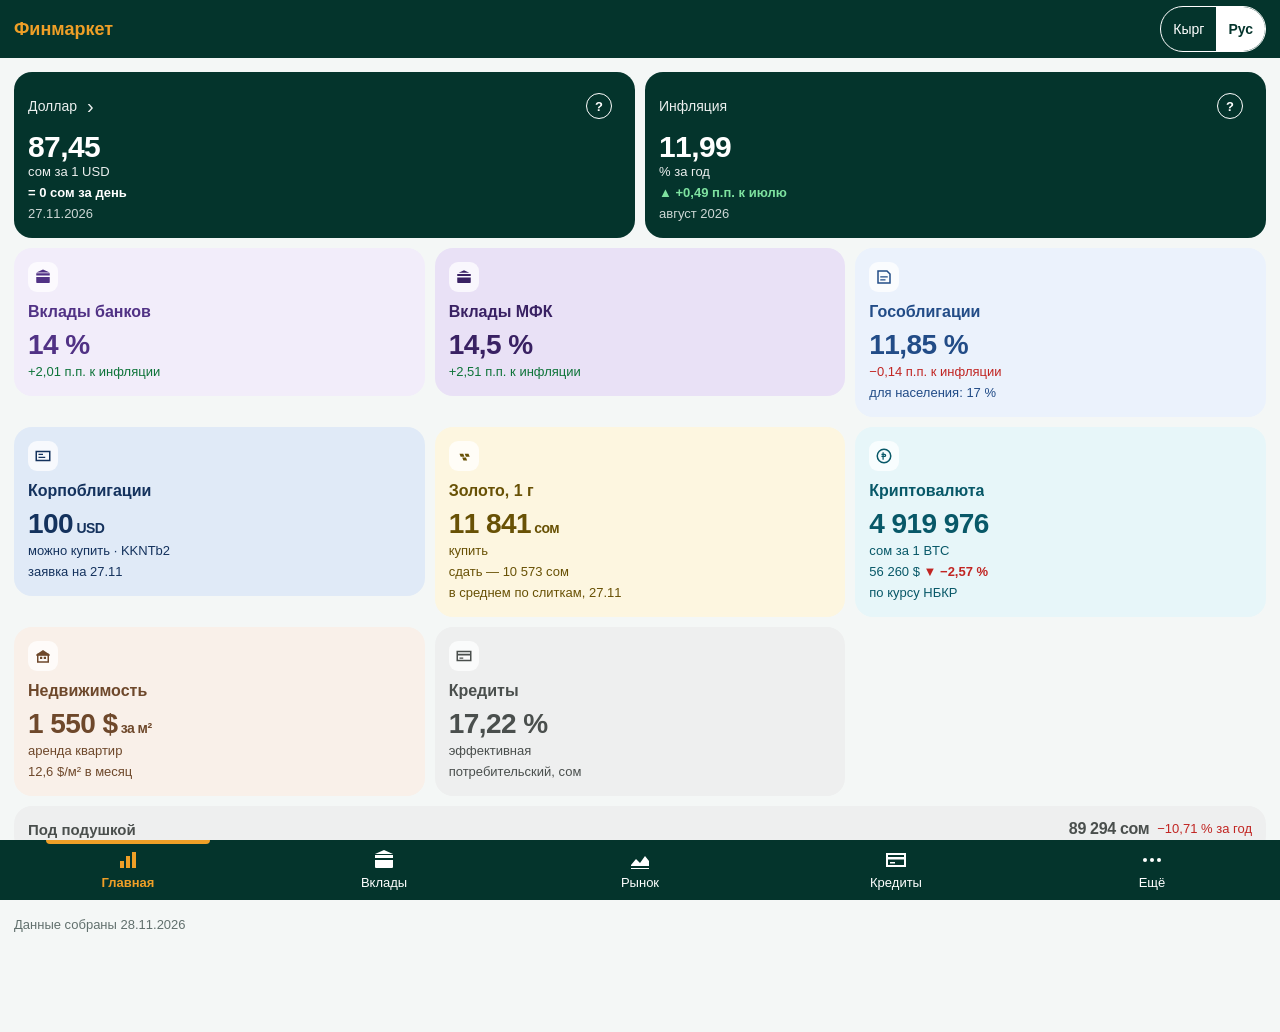
<file: finmarket/index.html>
<!DOCTYPE html>
<html lang="ru">
<head>
<meta charset="utf-8">
<meta name="viewport" content="width=device-width, initial-scale=1, viewport-fit=cover">
<meta name="color-scheme" content="light">
<meta name="description" content="Финмаркет — ставки и цены финансовых инструментов Кыргызской Республики из открытых источников">
<title>Финмаркет</title>
<meta name="theme-color" content="#04342C">
<link rel="manifest" href="manifest.webmanifest">
<link rel="icon" href="icon-192.png" type="image/png" sizes="192x192">
<link rel="apple-touch-icon" href="icon-192.png">
<link rel="stylesheet" href="app.css">
</head>
<body>

<!-- ШАПКА: название и язык (решение владельца 26.09.2026).
     «Кырг | Рус», по умолчанию русский. Кнопка «ключи» (номера строк
     таблицы перевода) скрыта: пять нажатий подряд на «Финмаркет». -->
<header class="shapka" data-bez-perevoda>
  <span class="shapka-imya" id="shapka-imya">Финмаркет</span>
  <span class="shapka-knopki">
    <button type="button" class="shapka-klyuchi" id="shapka-klyuchi" hidden>ключи</button>
    <span class="yaz-pereklyuchatel" role="group" aria-label="Язык / Тил">
      <button type="button" data-yaz="ky" lang="ky">Кырг</button><button type="button" data-yaz="ru">Рус</button>
    </span>
  </span>
</header>

<!-- ПОЛОСА «СЕТИ НЕТ». Показывается ТОЛЬКО когда data.json пришёл из кэша
     service worker'а. Старые цифры без этой полосы не показываются.
     Р-90 убрал с экрана оговорки — эту не убрал и убрать не может:
     она говорит не о том, откуда цифра, а о том, что цифра несегодняшняя.
     Это меняет решение человека, а не объясняет его. -->
<div id="ofline-polosa" class="ofline-polosa" role="status" hidden>
  <span class="ofline-znak" aria-hidden="true">&#9888;</span>
  <span class="ofline-text">
    <b id="ofline-glavnoe"></b>
    <span id="ofline-kogda" class="ofline-kogda"></span>
  </span>
</div>

<main id="scena">

<!-- ======================= ГЛАВНАЯ ======================= -->
<section id="vk-glavnaya" class="vkladka" aria-label="Главная">

  <!-- ДВЕ РАВНЫЕ ПЛАШКИ (Р-101). Инфляция больше не выделяется размером
       и цветом: она такая же величина, как курс, и ставить её на голову
       выше значило бы говорить, что сравнивать надо именно с ней.
       Человек сам решает, с чем сравнивать. -->
  <div class="plashki">
    <!-- Нажатие на плашку доллара — официальные курсы НБКР пяти валют
         (наряд 29.10.2026). «›» — знак, что плашка нажимается. -->
    <div class="plashka" id="g-usd-plashka">
      <div class="plashka-verh">
        <span class="plashka-imya" id="g-usd-imya">Доллар</span>
        <span class="plashka-dalshe" id="g-usd-dalshe" aria-hidden="true" hidden>&rsaquo;</span>
        <button type="button" class="vopros" data-razdel="metodika"
                aria-label="Пояснения к курсу: «Ещё», раздел «Методика»">?</button>
      </div>
      <div class="plashka-cifra" id="g-usd-znachenie">&mdash;</div>
      <div class="plashka-ed" id="g-usd-edinica"></div>
      <div class="plashka-dv" id="g-usd-dv"></div>
      <div class="plashka-dt" id="g-usd-data"></div>
    </div>
    <div class="plashka">
      <div class="plashka-verh">
        <span class="plashka-imya" id="g-inf-imya">Инфляция</span>
        <button type="button" class="vopros" data-razdel="metodika"
                aria-label="Пояснения к инфляции: «Ещё», раздел «Методика»">?</button>
      </div>
      <div class="plashka-cifra" id="g-inf-znachenie">&mdash;</div>
      <div class="plashka-ed" id="g-inf-edinica"></div>
      <div class="plashka-dv" id="g-inf-dv"></div>
      <div class="plashka-dt" id="g-inf-data"></div>
    </div>
  </div>

  <ul id="plitki" class="plitki"></ul>

  <!-- Канал в Telegram (наряд 04.11.2026): строка рисуется app.js,
       адрес — в одном месте, `КАНАЛ`. Место — внизу, под плиткой
       «Под подушкой» (решение владельца 04.11.2026). -->
  <div id="g-kanal-mesto" class="kanal-mesto"></div>

  <p class="podval-stroka" id="g-sformirovano"></p>
</section>

<!-- ======================= ВКЛАДЫ ======================= -->
<section id="vk-vklady" class="vkladka" aria-label="Вклады" hidden>

  <div class="chipy-ryad" id="chipy-valyuty" role="group" aria-label="Валюта вклада"></div>
  <div class="chipy-ryad" id="chipy-sroka" role="group" aria-label="Срок вклада"></div>

  <!-- Замечание тестировщика №3 (22.10.2026): «?» у ставки объясняет
       номинальную и эффективную. -->
  <div class="stavka-podpis"><span>Ставка, % годовых</span><button type="button" class="vopros js-stavka-vopros" aria-label="Что такое номинальная и эффективная ставка">?</button></div>
  <ul id="spisok-vkladov" class="spisok-vkladov"></ul>

  <!-- Р-115: пустое сочетание — прочерк. Почему пусто — в «Ещё»,
       раздел «Вклады банков»: рядом с цифрами пояснений нет. -->
  <div id="vkl-pusto" class="pusto" hidden>
    <p class="pusto-h">—</p>
  </div>

  <!-- Бессрочные вклады: срока нет вовсе, в корзины не попадают.
       Отдельным разделом внизу списка, а не вперемешку с ним. -->
  <section id="bessrochnye" class="razdel-vnizu" hidden>
    <div class="razdel-shapka">
      <h2 class="razdel-h">Бессрочные вклады</h2>
      <button type="button" class="vopros" data-razdel="deposit_bank"
              aria-label="Пояснения: «Ещё», раздел «Вклады банков»">?</button>
    </div>
    <ul id="bessrochnye-spisok" class="spisok-vkladov"></ul>
  </section>

  <p class="podval-stroka">
    <span id="vkl-svod"></span>
    <button type="button" class="vopros" data-razdel="deposit_bank"
            aria-label="Как собран список: «Ещё», раздел «Вклады банков»">?</button>
  </p>

  <!-- Вклады МФК — ОТДЕЛЬНЫМ разделом ниже банков, а не вперемешку
       с ними: это другой по природе и по риску инструмент, и складывать
       их в один список значило бы предлагать сравнивать несравнимое. -->
  <section id="mfo" class="razdel-vnizu">
    <h2 class="razdel-h">Вклады МФК</h2>
    <div class="stavka-podpis"><span>Ставка, % годовых</span><button type="button" class="vopros js-stavka-vopros" aria-label="Что такое номинальная и эффективная ставка">?</button></div>
    <ul id="mfo-spisok" class="spisok-vkladov"></ul>
    <p class="podval-stroka">
      <span id="mfo-svod"></span>
      <button type="button" class="vopros" data-razdel="deposit_mfo"
              aria-label="Пояснения: «Ещё», раздел «Вклады МФК»">?</button>
    </p>
  </section>
</section>

<!-- ======================= КРЕДИТЫ (Р-108) ======================= -->
<section id="vk-kredity" class="vkladka" aria-label="Кредиты" hidden>
  <div class="chipy-ryad" id="chipy-kred-valyuty" role="group" aria-label="Валюта кредита"></div>
  <div class="chipy-ryad" id="chipy-kred-vida" role="group" aria-label="Вид кредита"></div>
  <div class="razdel-shapka">
    <h2 class="razdel-h">Кредиты банков</h2>
    <button type="button" class="vopros" data-razdel="kredity"
            aria-label="Пояснения: «Ещё», раздел «Кредиты»">?</button>
  </div>
  <ul id="kred-spisok" class="spisok-vkladov"></ul>
  <div id="kred-pusto" class="pusto">
    <p class="pusto-h">—</p>
  </div>

  <!-- Кредиты МФК — ОТДЕЛЬНЫМ разделом ниже банков, как вклады МФК:
       другой по природе и по цене инструмент, в один список с банками
       его не кладут. -->
  <section id="kred-mfo" class="razdel-vnizu">
    <div class="razdel-shapka">
      <h2 class="razdel-h">Кредиты МФК</h2>
      <button type="button" class="vopros" data-razdel="kredity"
              aria-label="Пояснения: «Ещё», раздел «Кредиты»">?</button>
    </div>
    <ul id="kred-mfo-spisok" class="spisok-vkladov"></ul>
    <div id="kred-mfo-pusto" class="pusto">
      <p class="pusto-h">—</p>
    </div>
  </section>
</section>

<!-- ======================= РЫНОК ======================= -->
<section id="vk-rynok" class="vkladka" aria-label="Рынок" hidden>
  <div id="rynok"></div>
</section>

<!-- ======================= ЕЩЁ ======================= -->
<section id="vk-eshchjo" class="vkladka" aria-label="Ещё" hidden>
  <div id="eshchjo"></div>
</section>

</main>

<!-- ШТОРА. Одна на всё приложение: и карточка вклада, и любое «i».
     Выезжает снизу поверх экрана, экран под ней остаётся на месте —
     спуска по уровням больше нет (Р-91). Закрывает её «← Назад» в шапке:
     крестик многие не замечали (наряд 29.10.2026); системное «Назад»
     телефона закрывает её так же. -->
<div id="shtora-fon" class="shtora-fon" hidden></div>
<div id="shtora" class="shtora" role="dialog" aria-modal="true"
     aria-labelledby="shtora-zagolovok" hidden>
  <div class="shtora-ruchka" aria-hidden="true"></div>
  <div class="shtora-shapka">
    <button type="button" id="shtora-zakryt" class="shtora-zakryt"
            aria-label="Назад"><span class="shtora-strelka" aria-hidden="true">&larr;</span><span class="shtora-nazad">Назад</span></button>
    <h2 id="shtora-zagolovok" class="shtora-zagolovok"></h2>
  </div>
  <div id="shtora-telo" class="shtora-telo"></div>
</div>

<nav class="nizhnyaya" id="nizhnyaya" aria-label="Разделы приложения">
  <button type="button" class="vk-knopka" data-vkladka="vk-glavnaya" aria-current="page">
    <span class="vk-znak" aria-hidden="true">
      <svg viewBox="0 0 24 24" width="24" height="24"><path d="M4 13h4v7H4zM10 8h4v12h-4zM16 4h4v16h-4z"/></svg>
    </span>
    <span class="vk-imya">Главная</span>
  </button>
  <button type="button" class="vk-knopka" data-vkladka="vk-vklady">
    <span class="vk-znak" aria-hidden="true">
      <svg viewBox="0 0 24 24" width="24" height="24"><path d="M3 7h18v3H3zM3 12h18v7a1 1 0 0 1-1 1H4a1 1 0 0 1-1-1zM12 2l9 4H3z"/></svg>
    </span>
    <span class="vk-imya">Вклады</span>
  </button>
  <button type="button" class="vk-knopka" data-vkladka="vk-rynok">
    <span class="vk-znak" aria-hidden="true">
      <svg viewBox="0 0 24 24" width="24" height="24"><path d="M3 17l5-6 4 4 5-7 4 5v5H3z"/><path d="M3 20h18v1H3z"/></svg>
    </span>
    <span class="vk-imya">Рынок</span>
  </button>
  <button type="button" class="vk-knopka" data-vkladka="vk-kredity">
    <span class="vk-znak" aria-hidden="true">
      <svg viewBox="0 0 24 24" width="24" height="24"><path d="M3 6h18v12H3z" fill="none" stroke="currentColor" stroke-width="2"/><path d="M3 9h18v2.4H3zM6 14h5v1.6H6z"/></svg>
    </span>
    <span class="vk-imya">Кредиты</span>
  </button>
  <button type="button" class="vk-knopka" data-vkladka="vk-eshchjo">
    <span class="vk-znak" aria-hidden="true">
      <svg viewBox="0 0 24 24" width="24" height="24"><circle cx="5" cy="12" r="2"/><circle cx="12" cy="12" r="2"/><circle cx="19" cy="12" r="2"/></svg>
    </span>
    <span class="vk-imya">Ещё</span>
  </button>
</nav>

<noscript>
  <p class="pusto-text" style="padding:16px">
    Приложению нужен JavaScript: цифры читаются из файла data.json.
  </p>
</noscript>

<script>
/* Язык витрины (yazyk.js). скрыт: true — переключатель убран, только
 * русский: так будет, если владелец не подтвердит перевод к сроку. */
window.ЯЗЫК_НАСТРОЙКИ = { ключ: 'finmarket-yazyk', поУмолчанию: 'ru', ключи: false, скрыт: false };
</script>
<script src="yazyk.js"></script>
<script src="app.js"></script>
</body>
</html>
</file>
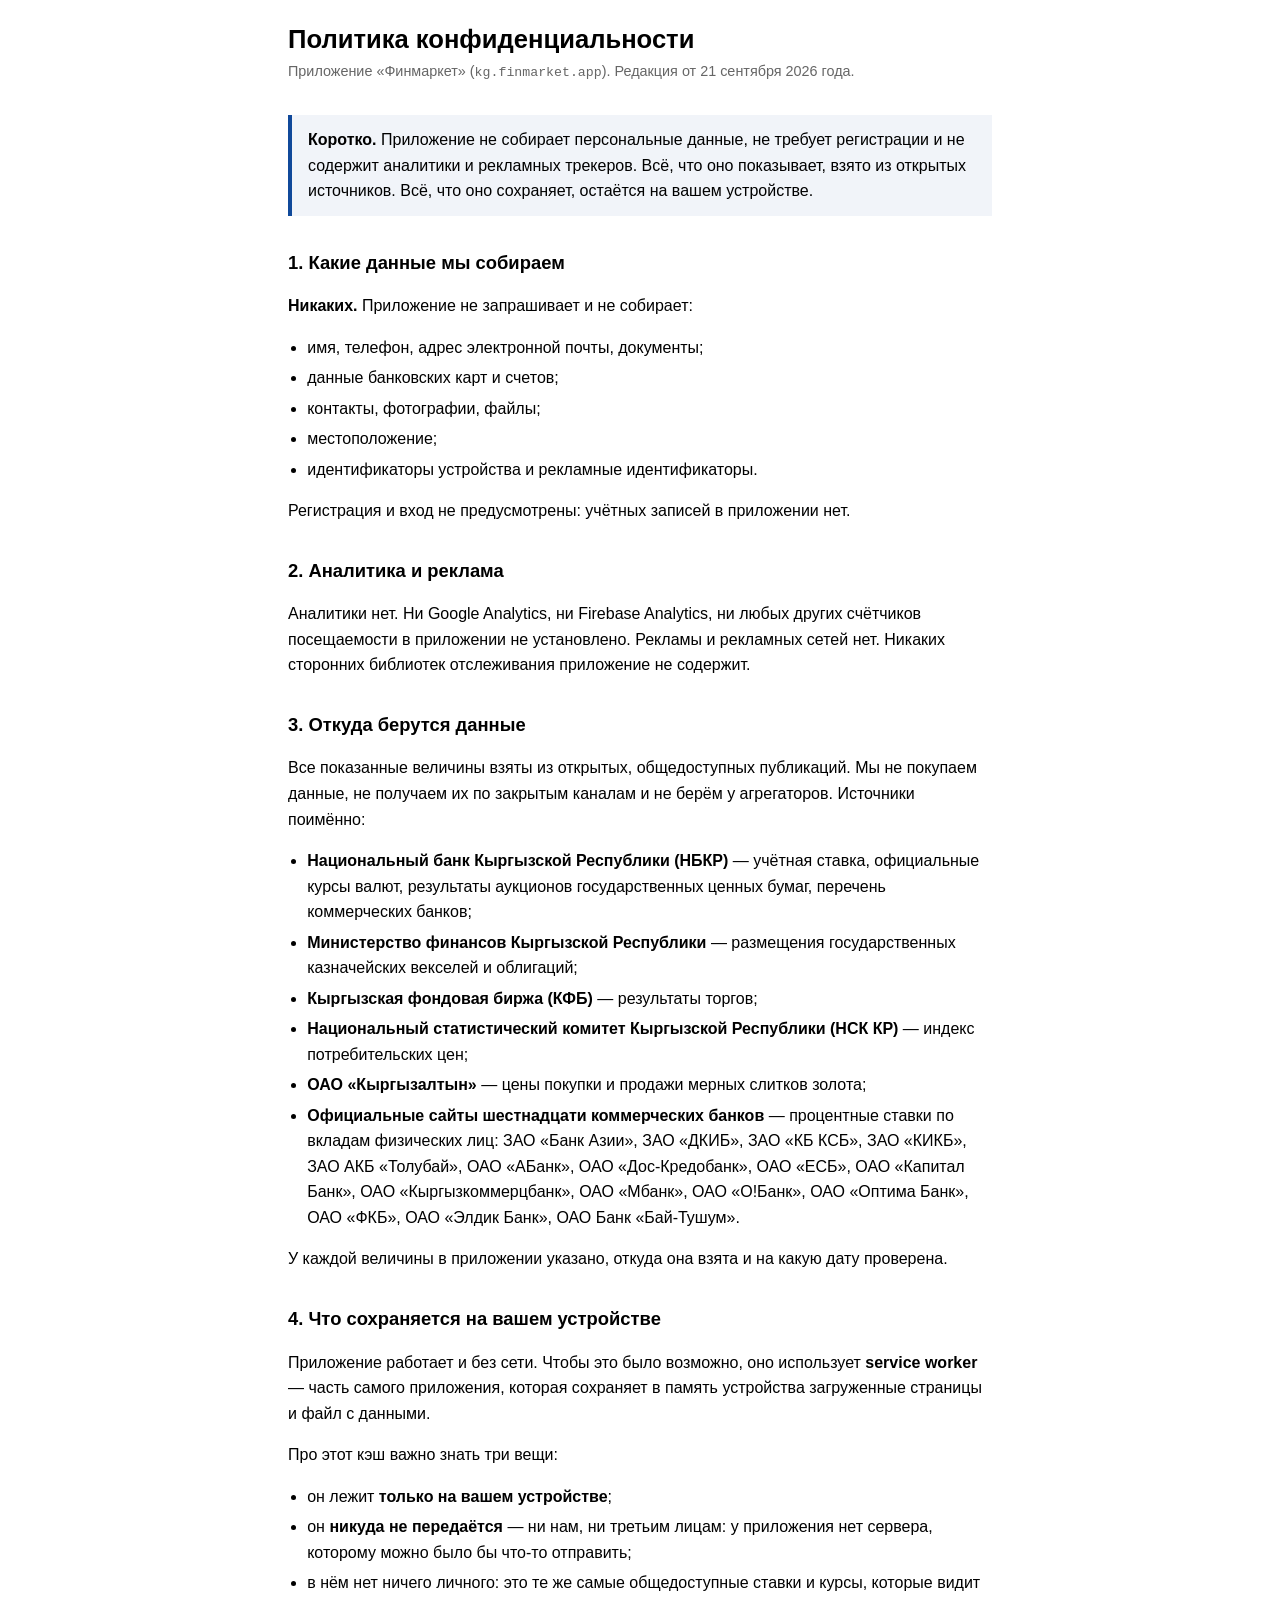
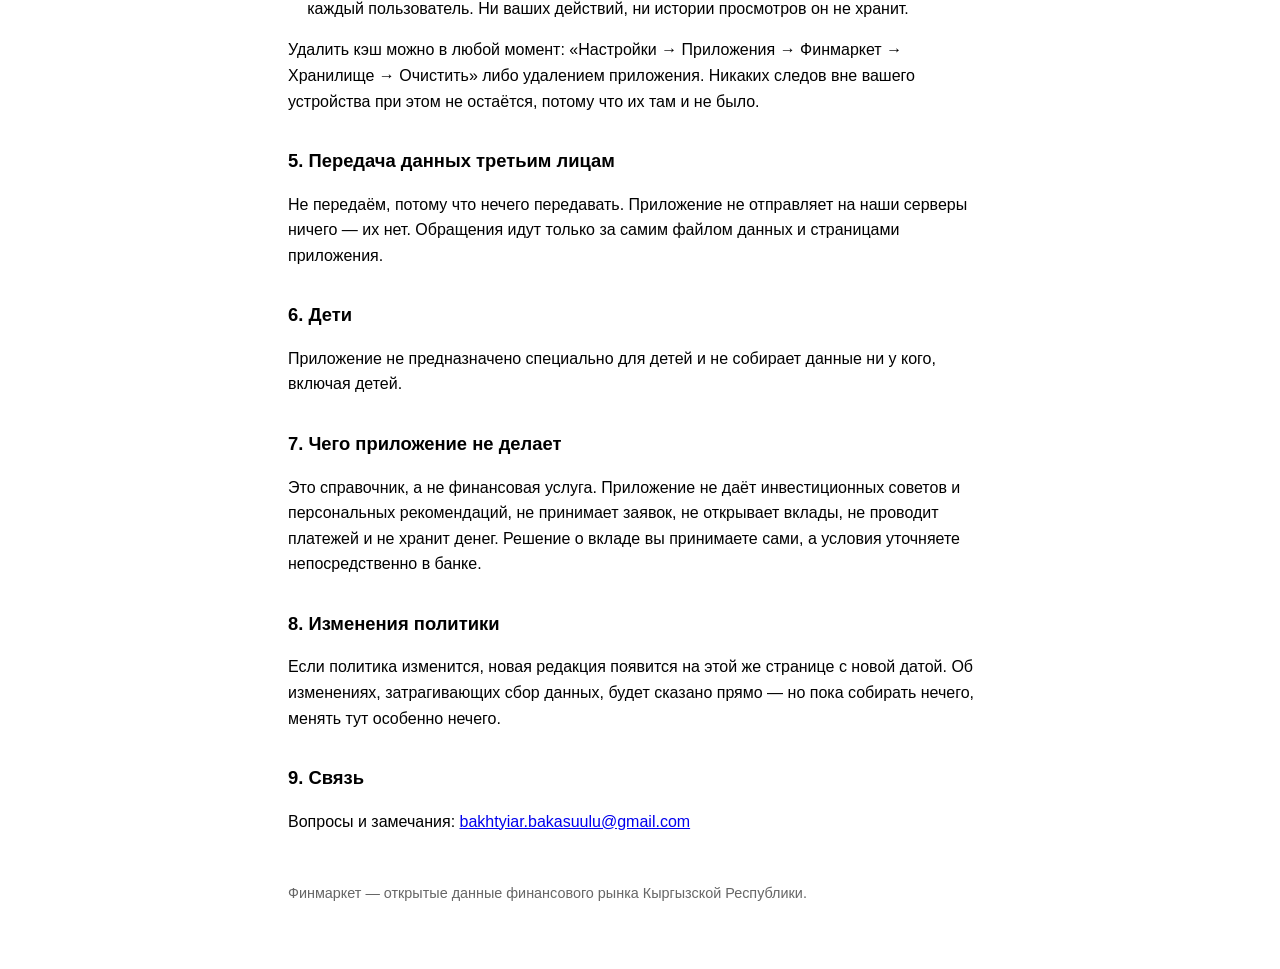
<file: privacy.html>
<!doctype html>
<html lang="ru">
<head>
<meta charset="utf-8">
<meta name="viewport" content="width=device-width, initial-scale=1">
<title>Политика конфиденциальности — Финмаркет</title>
<style>
  :root { color-scheme: light dark; }
  body {
    max-width: 44rem; margin: 0 auto; padding: 1.5rem 1.25rem 4rem;
    font: 16px/1.6 -apple-system, "Segoe UI", Roboto, Arial, sans-serif;
  }
  h1 { font-size: 1.6rem; line-height: 1.25; margin: 0 0 .25rem; }
  h2 { font-size: 1.15rem; margin: 2rem 0 .5rem; }
  .podzag { color: #666; margin: 0 0 2rem; font-size: .9rem; }
  ul { padding-left: 1.2rem; }
  li { margin: .3rem 0; }
  .glavnoe {
    border-left: 4px solid #10499A; padding: .75rem 1rem;
    background: rgba(16,73,154,.06); margin: 1.5rem 0;
  }
  code { font-size: .92em; }
  footer { margin-top: 3rem; color: #666; font-size: .9rem; }
</style>
</head>
<body>

<h1>Политика конфиденциальности</h1>
<p class="podzag">Приложение «Финмаркет» (<code>kg.finmarket.app</code>). Редакция от 21 сентября 2026 года.</p>

<div class="glavnoe">
  <strong>Коротко.</strong> Приложение не собирает персональные данные,
  не требует регистрации и не содержит аналитики и рекламных трекеров.
  Всё, что оно показывает, взято из открытых источников. Всё, что оно
  сохраняет, остаётся на вашем устройстве.
</div>

<h2>1. Какие данные мы собираем</h2>
<p><strong>Никаких.</strong> Приложение не запрашивает и не собирает:</p>
<ul>
  <li>имя, телефон, адрес электронной почты, документы;</li>
  <li>данные банковских карт и счетов;</li>
  <li>контакты, фотографии, файлы;</li>
  <li>местоположение;</li>
  <li>идентификаторы устройства и рекламные идентификаторы.</li>
</ul>
<p>Регистрация и вход не предусмотрены: учётных записей в приложении нет.</p>

<h2>2. Аналитика и реклама</h2>
<p>
  Аналитики нет. Ни Google Analytics, ни Firebase Analytics, ни любых
  других счётчиков посещаемости в приложении не установлено. Рекламы
  и рекламных сетей нет. Никаких сторонних библиотек отслеживания
  приложение не содержит.
</p>

<h2>3. Откуда берутся данные</h2>
<p>
  Все показанные величины взяты из открытых, общедоступных публикаций.
  Мы не покупаем данные, не получаем их по закрытым каналам и не берём
  у агрегаторов. Источники поимённо:
</p>
<ul>
  <li><strong>Национальный банк Кыргызской Республики (НБКР)</strong> —
      учётная ставка, официальные курсы валют, результаты аукционов
      государственных ценных бумаг, перечень коммерческих банков;</li>
  <li><strong>Министерство финансов Кыргызской Республики</strong> —
      размещения государственных казначейских векселей и облигаций;</li>
  <li><strong>Кыргызская фондовая биржа (КФБ)</strong> —
      результаты торгов;</li>
  <li><strong>Национальный статистический комитет Кыргызской Республики
      (НСК КР)</strong> — индекс потребительских цен;</li>
  <li><strong>ОАО «Кыргызалтын»</strong> — цены покупки и продажи
      мерных слитков золота;</li>
  <li><strong>Официальные сайты шестнадцати коммерческих банков</strong> —
      процентные ставки по вкладам физических лиц:
      ЗАО «Банк Азии», ЗАО «ДКИБ», ЗАО «КБ КСБ», ЗАО «КИКБ»,
      ЗАО АКБ «Толубай», ОАО «АБанк», ОАО «Дос-Кредобанк», ОАО «ЕСБ»,
      ОАО «Капитал Банк», ОАО «Кыргызкоммерцбанк», ОАО «Мбанк»,
      ОАО «О!Банк», ОАО «Оптима Банк», ОАО «ФКБ», ОАО «Элдик Банк»,
      ОАО Банк «Бай-Тушум».</li>
</ul>
<p>
  У каждой величины в приложении указано, откуда она взята и на какую
  дату проверена.
</p>

<h2>4. Что сохраняется на вашем устройстве</h2>
<p>
  Приложение работает и без сети. Чтобы это было возможно, оно использует
  <strong>service worker</strong> — часть самого приложения, которая
  сохраняет в память устройства загруженные страницы и файл с данными.
</p>
<p>Про этот кэш важно знать три вещи:</p>
<ul>
  <li>он лежит <strong>только на вашем устройстве</strong>;</li>
  <li>он <strong>никуда не передаётся</strong> — ни нам, ни третьим
      лицам: у приложения нет сервера, которому можно было бы что-то
      отправить;</li>
  <li>в нём нет ничего личного: это те же самые общедоступные ставки
      и курсы, которые видит каждый пользователь. Ни ваших действий,
      ни истории просмотров он не хранит.</li>
</ul>
<p>
  Удалить кэш можно в любой момент: «Настройки → Приложения → Финмаркет →
  Хранилище → Очистить» либо удалением приложения. Никаких следов вне
  вашего устройства при этом не остаётся, потому что их там и не было.
</p>

<h2>5. Передача данных третьим лицам</h2>
<p>
  Не передаём, потому что нечего передавать. Приложение не отправляет
  на наши серверы ничего — их нет. Обращения идут только за самим
  файлом данных и страницами приложения.
</p>

<h2>6. Дети</h2>
<p>
  Приложение не предназначено специально для детей и не собирает данные
  ни у кого, включая детей.
</p>

<h2>7. Чего приложение не делает</h2>
<p>
  Это справочник, а не финансовая услуга. Приложение не даёт
  инвестиционных советов и персональных рекомендаций, не принимает
  заявок, не открывает вклады, не проводит платежей и не хранит денег.
  Решение о вкладе вы принимаете сами, а условия уточняете
  непосредственно в банке.
</p>

<h2>8. Изменения политики</h2>
<p>
  Если политика изменится, новая редакция появится на этой же странице
  с новой датой. Об изменениях, затрагивающих сбор данных, будет сказано
  прямо — но пока собирать нечего, менять тут особенно нечего.
</p>

<h2>9. Связь</h2>
<p>
  Вопросы и замечания:
  <a href="mailto:bakhtyiar.bakasuulu@gmail.com">bakhtyiar.bakasuulu@gmail.com</a>
</p>

<footer>
  Финмаркет — открытые данные финансового рынка Кыргызской Республики.
</footer>

</body>
</html>
</file>
<file: finmarket/app.css>
/* app.css — витрина «Финмаркет».
 *
 * ВНЕШНИЙ ВИД ЗАДАН РЕШЕНИЕМ Р-92: основной цвет фиолетовый, фон светлый,
 * углы скруглённые, цифры крупные. Тёмно-синего с золотом нет нигде —
 * это цвета соседнего проекта, и две иконки рядом в ящике приложений
 * различались бы только формой.
 *
 * КРАСНЫЙ И ЗЕЛЁНЫЙ ЗАНЯТЫ (Р-61). Ими красится ТОЛЬКО движение и потеря:
 * рост, падение, обесценивание. Ни заголовок, ни кнопка, ни рамка не имеют
 * права взять этот цвет — иначе зелёная рамка вокруг чего угодно начнёт
 * читаться как «выгодно».
 *
 * Цвет нигде не единственный носитель смысла: у стрелки есть знак и число,
 * у выбранного чипа — aria-pressed и жирность. Примерно каждый двенадцатый
 * мужчина не различает красный и зелёный.
 */

:root {
  /* ЦВЕТ РАМКИ — #04342C (Р-106, решение владельца 24.09.2026).
     Заменил фиолетовый Р-92. Рамка — это то, во что вставлены данные:
     строка состояния, заставка, плашки сверху, выбранная вкладка,
     выбранный чип. Золото в рамке не используется — золотой на экране
     принадлежит классу «Золото».
     Тёмно-зелёный рамки НЕ смешивается с зелёным движения (--rost):
     светлота рамки 0,11 — ниже порога, с которого цвет читается как
     «зелёный — вверх», и сторож цвета это проверяет.
     Нейтральные серые, бывшие лавандовыми, подобраны заново с тем же
     контрастом к белому, до сотых: читаемость не изменилась. */
  /* ФИРМЕННЫЙ ЦВЕТ — ОДНА ПЕРЕМЕННАЯ (решение владельца 24.09.2026).
     Из неё берут плашки доллара и инфляции, нижняя панель, выбранный
     чип, рамка фокуса. Владелец ещё выбирает между тёмно-зелёным
     и оранжевым: смена — ОДНА СТРОКА ниже (цвет и текст на нём вместе).
     На тёмно-зелёном текст белый (13,7:1); на оранжевом белый не
     проходит 4,5:1 — там текст тёмный #171d1c, в той же строке.
     Вычислять текст из светлоты фона (lch(from …)) не стали: браузер
     отдаёт такое значение как lch(100 0 0), и сторож контраста
     test_zalivki.js его не читает — падал 24.09.2026.
     Строку состояния и заставку красит не этот файл: meta theme-color
     в index.html и twa-manifest (пересборка приложения). */
  --firma: #04342C;  --na-firme: #ffffff;   /* ← ВЫБОР ФИРМЕННОГО ЦВЕТА */
  --ramka:         var(--firma);
  --zoloto:        #EF9F27;   /* цвет иконки Р-105: выбранная вкладка */
  /* Движение НА фирменном тёмном фоне (плашки): зелёный и красный
     светлые, иначе на #04342C они не видны (--rost там 1,6:1).
     #7ee2a0 — 8,7:1, #ffa89f — 7,4:1. Смысл тот же (Р-61). */
  --rost-na-firme:    #7ee2a0;
  --padenie-na-firme: #ffa89f;
  --ramka-tjomn:   #022019;
  --fon:           #f4f7f6;
  --karta:         #ffffff;
  --tekst:         #171d1c;
  --tih:           #61706d;
  /* «Очень тихий» держал 3,17:1 — ниже нормы 4,5 для мелкого текста:
     срок вклада «1 год», даты на «Рынке». Так было и до Р-113, нашёл
     сторож test_zalivki.js. Прошедший норму серый светлее «тихого» быть
     не может — они почти слились (5,32 против 5,19 на белом). Иерархию
     подписей теперь держат размер и вес, а не светлота. */
  --ochen-tih:     #606e6c;
  --liniya:        #e2e7e6;

  /* Заняты движением и потерями. Больше ничем. */
  /* Цвета движения ТЕМНЕЕ прежних (#12823f, #c62828): на цветных
     заливках Р-113 они не держали 4,5:1 — зелёный давал 3,9 на МФК.
     Взяты самые СВЕТЛЫЕ из проходящих на всех заливках: зелёный темнее
     нужного подходил бы к тёмно-зелёному рамки, а их смешивать нельзя
     (Р-106). Смысл цвета не меняется — меняется только светлота. */
  --rost:          #0e7439;
  --padenie:       #c12522;
  /* Нейтральная пара — плашки курса и инфляции и «Под подушкой» (Р-113):
     это точка отсчёта, а не класс вложений, и цвета у них нет. */
  --neytral-zalivka: #eeefef;
  --neytral-ton:     #4a4f4d;
  --neytral-cifra:   #222524;

  --radius:        18px;
  --radius-mal:    12px;
  /* Высота нижней панели. Замерена НА ТЕЛЕФОНЕ: 61 пиксель при подписях
     в 13 точек. Стояло 60 — ровно на один меньше, и последняя строка
     страницы упиралась в панель вплотную. На подставленном размере
     этого не видно: там панель ниже. */
  --nizhnyaya-h:   64px;
}

* { box-sizing: border-box; }

/* Атрибут `hidden` обязан прятать ЧТО УГОДНО.
 *
 * Правило браузера `[hidden]{display:none}` — самое слабое из всех:
 * любой `display` по классу его перебивает. Полоса «сети нет» объявлена
 * как `display:flex`, и при живой сети она висела вверху экрана пустой
 * жёлтой строкой — с восклицательным знаком и без единого слова, потому
 * что текст в неё кладут только при показе из кэша. Полоса, которая врёт
 * про офлайн, хуже отсутствующей полосы.
 *
 * Сюда же попадают пустые блоки списка и штора: их прячет тот же атрибут. */
[hidden] { display: none !important; }

html { -webkit-text-size-adjust: 100%; }

body {
  margin: 0;
  background: var(--fon);
  color: var(--tekst);
  font: 16px/1.45 -apple-system, BlinkMacSystemFont, "Segoe UI", Roboto,
        "Helvetica Neue", Arial, sans-serif;
  /* Плюс запас: панель может подрасти от крупного системного шрифта,
     а последняя строка страницы не должна прятаться под неё. */
  padding-bottom: calc(var(--nizhnyaya-h) + 14px + env(safe-area-inset-bottom, 0px));
}

/* Цифры выравниваются по разрядам: 11,5 под 6,0, а не вразнобой. */
.cifra-ogromno, .plitka-cifra, .vkl-stavka, .rynok-cifra, .kurs-cifra {
  font-variant-numeric: tabular-nums;
  letter-spacing: -0.02em;
}

/* ------------------------------------------------ шапка: название и язык
   Фирменный тёмно-зелёный, как панель вкладок: белое на #04342C — 13,7:1.
   Выбранный язык — белая заливка и тёмно-зелёная надпись (тот же контраст);
   золото не берётся: оно у выбранной вкладки внизу. Кнопки 44x44. */

.shapka {
  display: flex; align-items: center; justify-content: space-between; gap: 8px;
  padding: 6px 14px;
  background: var(--firma); color: var(--na-firme);
}
/* «Финмаркет» — жёлтым, цветом иконки Р-105 (#EF9F27, решение владельца
   08.10.2026). На фоне шапки #04342C — 6,3:1. */
.shapka-imya {
  color: var(--zoloto);
  font-weight: 700; font-size: 18px;
  -webkit-user-select: none; user-select: none;
  -webkit-tap-highlight-color: transparent;
}
.shapka-knopki { display: flex; align-items: center; gap: 8px; }
.yaz-pereklyuchatel {
  display: flex;
  border: 1px solid var(--na-firme); border-radius: 999px; overflow: hidden;
}
.yaz-pereklyuchatel button, .shapka-klyuchi {
  min-width: 44px; min-height: 44px; padding: 0 12px;
  border: 0; background: transparent; color: var(--na-firme);
  font: inherit; font-size: 14px; cursor: pointer;
}
.yaz-pereklyuchatel button[aria-pressed="true"] {
  background: var(--na-firme); color: var(--firma); font-weight: 700;
}
.shapka-klyuchi { border: 1px dashed var(--na-firme); border-radius: 999px; }
.shapka-klyuchi[aria-pressed="true"] { border-style: solid; font-weight: 700; }

/* Кыргызский длиннее русского («Банктардын депозиттери»): названия
   плиток, строки рынка и строка изменения на плашке переносятся, а не
   обрезаются многоточием — обрезанное название не читается. */
html[lang="ky"] .plitka-imya,
html[lang="ky"] .rynok-podpis,
html[lang="ky"] .plashka-dv,
html[lang="ky"] .plashka-dv .dvizh { white-space: normal; overflow: visible; }

/* ------------------------------------------------ полоса «сети нет» */

.ofline-polosa {
  display: flex; gap: 8px; align-items: flex-start;
  padding: 10px 14px;
  background: #fff4e0; color: #6b4a10;
  border-bottom: 1px solid #f0d9ad;
  font-size: 14px;
}
.ofline-znak { font-size: 16px; line-height: 1.3; }
.ofline-kogda { display: block; color: #8a6a2e; font-size: 13px; }

/* ------------------------------------------------ вкладки-экраны */

.vkladka { padding: 14px 14px 20px; }
.vkladka[hidden] { display: none; }

/* ------------------------------------------- главная: две плашки (Р-101)

   Обе одного размера и одного спокойного цвета. Инфляция стояла на
   фиолетовой плашке вдвое крупнее курса — и это читалось как указание,
   с чем сравнивать. Правила, какая величина главнее, у нас нет: с чем
   сравнивать, решает человек. */

/* minmax(0, 1fr), а не 1fr. Просто 1fr — это minmax(auto, 1fr): колонка
   не сжимается уже самого длинного неразрывного слова внутри. Длинное
   имя плитки («Аренда помещений») распирало правую колонку, и она
   вылезала за край экрана — на снимке без правой кромки. */
.plashki { display: grid; grid-template-columns: repeat(2, minmax(0, 1fr)); gap: 10px; }

/* ЗАЛИТЫ ОБЕ, И ЗАЛИТЫ ОДИНАКОВО.
   Курс и инфляция — те две величины, от которых считается всё остальное
   на экране, и заливка это подчёркивает. Но подчёркивает ОБЕ: разная
   заливка вернула бы то, от чего ушли, — указание, с чем сравнивать.
   Порядок теперь доллар слева, инфляция справа: доллар в Кыргызстане
   смотрят чаще, и первым читается то, что левее. */
/* Плашки — ФИРМЕННЫЙ ЦВЕТ ВЕРХНЕЙ ПОЛОСЫ, цифры и подписи белые
   (решение владельца 24.09.2026; серый Р-113 снят). Белое на #04342C —
   13,7:1. Движение на плашке — светлыми зелёным и красным. */
.plashka {
  background: var(--firma);
  color: var(--na-firme);
  border-radius: var(--radius);
  padding: 12px 14px 14px;
  min-width: 0;
}
.plashka-verh {
  display: flex; align-items: center; justify-content: space-between;
  gap: 4px; margin-bottom: 2px;
}
.plashka-imya {
  font-size: 14px; opacity: .92;
  overflow: hidden; text-overflow: ellipsis; white-space: nowrap;
}
.plashka-cifra {
  color: var(--na-firme);
  font-size: 30px; font-weight: 700; line-height: 1.1;
  white-space: nowrap;
  font-variant-numeric: tabular-nums; letter-spacing: -0.02em;
}
.plashka-ed { font-size: 13px; opacity: .92; }
.plashka-dt { font-size: 13px; opacity: .8; margin-top: 2px; }
/* Р-118: строка изменения — под единицей, над датой, одной строкой. */
.plashka-dv { font-size: 13px; font-weight: 600; margin-top: 2px; white-space: nowrap; }
.plashka .vopros { color: var(--na-firme); }
.plashka .vopros::before { background: transparent; border-color: currentColor; }
.plashka .dvizh.vyshe { color: var(--rost-na-firme); }
.plashka .dvizh.nizhe { color: var(--padenie-na-firme); }
/* Плашка доллара нажимается — шторка курсов НБКР (наряд 29.10.2026).
   «›» рядом с именем — знак этого; «?» остаётся справа. */
.plashka.nazhimaetsya { cursor: pointer; }
.plashka.nazhimaetsya:focus { outline: none; }
.plashka.nazhimaetsya:focus-visible { outline: 2px solid var(--zoloto); outline-offset: 2px; }
.plashka-dalshe { font-size: 20px; line-height: 1; margin: 0 auto 0 6px; opacity: .92; }
.plashka-dalshe[hidden] { display: none; }
/* Шторка курсов: строка на валюту, изменение за день справа. */
.kursy-spisok { list-style: none; padding: 0 !important; margin: 0 0 12px !important; }
.kurs-ryad {
  display: flex; align-items: baseline; justify-content: space-between; gap: 10px;
  padding: 10px 0; border-bottom: 1px solid var(--liniya); font-size: 16px !important;
  margin: 0 !important;
}
.kurs-chto { flex: 1 1 auto; }
.kurs-cifra { white-space: nowrap; }

/* ------------------------------------------------ плитки */

.plitki {
  list-style: none; margin: 10px 0 0; padding: 0;
  display: grid; grid-template-columns: repeat(2, minmax(0, 1fr)); gap: 10px;
}
.plitka {
  min-width: 0;
  background: var(--karta);
  border-radius: var(--radius);
  padding: 14px;
  display: flex; flex-direction: column; gap: 2px;
  text-align: left; width: 100%;
  border: 0; font: inherit; color: inherit;
  cursor: pointer;
}
/* Ячейка сетки — сам <li>. Без min-width: 0 она не сжимается уже
   своего содержимого, как и колонка с 1fr. */
.plitki > li { min-width: 0; }
/* ЗНАЧОК НАД НАЗВАНИЕМ (решение владельца 23.09.2026). Рядом со
   значком под имя оставалось 95 px на телефоне шириной 360 — и шесть
   имён из девяти обрезались многоточием. Над ним — вся ширина плитки. */
.plitka-verh {
  display: flex; flex-direction: column; align-items: flex-start;
  gap: 8px; min-width: 0;
}
/* Цвет значка приходит из данных, поэтому здесь задан только запасной:
   класс без назначенного цвета получит цвет рамки, а не пустоту. */
.plitka-znak {
  width: 30px; height: 30px; border-radius: 9px;
  background: var(--neytral-zalivka); color: var(--neytral-ton);
  display: flex; align-items: center; justify-content: center; flex: none;
}
.plitka-znak svg { width: 18px; height: 18px; fill: currentColor; }
/* Название класса — ТЁМНОЕ И КРУПНОЕ (Р-101). Было серым и мелким:
   цвет и вес уходили цифре, а название читалось как подпись к ней.
   Цвет несёт значок слева, у каждого класса свой. */
.plitka-imya {
  font-size: 16px; font-weight: 600; color: var(--tekst);
  overflow: hidden; text-overflow: ellipsis; white-space: nowrap;
  min-width: 0; max-width: 100%;
}

/* «ПОД ПОДУШКОЙ» — ТОЧКА ОТСЧЁТА, а не девятая плитка. Полоса на всю
   ширину под сеткой. Не залита, как вложения, а обведена: это то,
   с чем их сравнивают, и стоять с ними наравне оно не должно.
   Слева значок и имя, под ними подпись; справа цифра. */
.plitki > li.plitka-otschjot { grid-column: 1 / -1; }
/* «ПОД ПОДУШКОЙ» — МАЛЕНЬКАЯ ПОЛОСА В ОДНУ СТРОКУ (Р-107): название
   слева, сумма и потеря справа. Была высокой — значок над именем
   и крупная цифра делали её выше плиток. */
.plitka.plitka-otschjot {
  flex-direction: row; align-items: center; gap: 8px;
  padding: 10px 14px;
  /* Полоса — кнопка (за ней «i»), и зона нажатия у неё не меньше 44 px.
     В одну строку она вышла 42 px — сторож экрана поймал. 48, а не 44:
     не стоять на пороге (Р-73). */
  min-height: 48px;
}
.plitka-otschjot .plitka-znak { display: none; }
.plitka-otschjot .plitka-verh { flex: 1 1 auto; min-width: 0; }
/* На 360 px имени «Под подушкой» не хватало ОДНОГО пикселя (112 нужно,
   111 было) — браузер рисовал «Под подушк…». Сумма 16 px и промежутки 8
   дали ровно 112 из 112: многоточие ушло, но запаса ноль. Полоса по
   решению владельца «маленькая», поэтому и имя в ней мельче плиток. */
.plitka-otschjot .plitka-cifra { font-size: 16px; margin-top: 0; flex: none; }
.plitka-otschjot .plitka-imya { font-size: 15px; }
.plitka-otschjot .plitka-stroka { flex: none; white-space: nowrap; }

/* Единица мелко рядом с крупным числом («1 519 $ за м²»). */
.plitka-ed { font-size: 14px; font-weight: 600; }

/* ЦВЕТНАЯ ЗАЛИВКА (Р-113): плитка залита светлым своего класса, имя,
   цифра и подпись — тёмным того же тона. Подписи движения (выше/ниже
   инфляции) остаются зелёной и красной: это движение, а не класс (Р-61).
   Контраст выверен расчётом на каждой заливке: текст — не ниже 7:1,
   подписи движения — не ниже 4,6:1; проверяет test_zalivki.js. */
.plitka.okrasheno { background: var(--zalivka, var(--karta)); }
.plitka.okrasheno .plitka-imya,
.plitka.okrasheno .plitka-cifra { color: var(--ton); }
.plitka.okrasheno .plitka-stroka:not(.vyshe):not(.nizhe) { color: var(--ton); }
/* Прочерк — знак, а не текст: ему хватает и приглушённого тона. */
.plitka.okrasheno .plitka-cifra-net { color: var(--ton); opacity: .55; }
.plitka.okrasheno .plitka-znak { background: rgba(255,255,255,.72); color: var(--ton); }
.plitka-cifra { font-size: 28px; font-weight: 700; line-height: 1.15; margin-top: 4px;
                white-space: nowrap; }
.plitka-cifra-net { color: var(--ochen-tih); font-weight: 600; }
.plitka-stroka { font-size: 13px; color: var(--tih); }
.plitka-stroka.vyshe { color: var(--rost); }
.plitka-stroka.nizhe { color: var(--padenie); }

/* ------------------------------------------------ чипы */

.chipy-ryad {
  display: flex; gap: 8px; overflow-x: auto; padding: 2px 0 8px;
  -webkit-overflow-scrolling: touch;
}
.chipy-ryad::-webkit-scrollbar { display: none; }
.chip {
  flex: none;
  border: 1px solid var(--liniya);
  background: var(--karta);
  color: var(--tekst);
  border-radius: 999px;
  /* 44 на 44 — не пожелание, а нижняя граница попадания пальцем.
     Чип «$» был 38x36: по ширине мимо на шесть пикселей, по высоте
     на восемь. Промах по валюте меняет весь список под ним. */
  min-width: 44px; min-height: 44px;
  padding: 0 16px;
  font: inherit; font-size: 14px;
  cursor: pointer;
}
.chip[aria-pressed="true"] {
  background: var(--ramka); border-color: var(--ramka);
  color: var(--na-firme); font-weight: 600;
}

/* ------------------------------------------------ список вкладов */

.spisok-vkladov { list-style: none; margin: 4px 0 0; padding: 0; }
.vkl-stroka {
  display: flex; align-items: center; gap: 12px;
  width: 100%; text-align: left;
  background: var(--karta);
  border: 0; border-radius: var(--radius-mal);
  padding: 10px 12px; margin-bottom: 8px;
  font: inherit; color: inherit; cursor: pointer;
}
/* Кружок банка (Р-89): внутри логотип, если он есть в приложении,
   иначе монограмма. Фон белый — логотипы нарисованы под белое. */
.kruzhok {
  width: 42px; height: 42px; border-radius: 50%;
  flex: none; overflow: hidden;
  display: flex; align-items: center; justify-content: center;
  background: #fff; border: 1px solid var(--liniya);
}
.kruzhok img { max-width: 84%; max-height: 84%; display: block; }
.kruzhok.monogramma { color: #fff; font-weight: 700; font-size: 15px; border: 0; }
.vkl-seredina { flex: 1 1 auto; min-width: 0; }
/* Названия инструментов крупнее (решение владельца 23.09.2026: «на
   телефоне мелко»). Было 15 и 13 px. Перенос запрещён и тут, и ниже:
   имя банка на две строки раздувает строку списка вдвое, и соседние
   ставки перестают стоять вровень. Не влезло — многоточие, полное
   имя в карточке. */
.vkl-bank {
  font-size: 17px; font-weight: 600;
  overflow: hidden; text-overflow: ellipsis; white-space: nowrap;
}
.vkl-vklad {
  font-size: 15px; color: var(--tih);
  overflow: hidden; text-overflow: ellipsis; white-space: nowrap;
}
/* Кредит вне рейтинга — имя целиком (24.09.2026): пометка «у автоцентров-
   партнёров банка» в названии и есть причина отдельного блока. */
.vkl-vklad.celikom { white-space: normal; overflow: visible; }
.vkl-stroka.kred .vkl-bank { font-size: 16px; }
.vkl-stroka.kred .vkl-stavka { font-size: 20px; }
.metka-islam.metka-pered { margin: 0 6px 0 0; }
/* Заголовок блока внутри списка кредитов: «Льготные программы» и др. */
.kred-blok-h {
  list-style: none; font-size: 15px; font-weight: 600; color: var(--tekst);
  margin: 18px 4px 8px;
}
.vkl-pravo { flex: none; text-align: right; }
.vkl-stavka { font-size: 22px; font-weight: 700; }
.vkl-stavka-net { font-size: 15px; color: var(--ochen-tih); }
.vkl-srok { font-size: 14px; color: var(--ochen-tih); white-space: nowrap; }
.metka-islam {
  display: inline-block; margin-left: 6px; vertical-align: 1px;
  font-size: 13px; font-weight: 600;
  /* Нейтральная, а не светлым тоном рамки: тот зеленоватый (тон 163°),
     и метка в строке вклада давала бы зелёный фон у данных — Р-113
     запрещает. Нашёл сторож test_zalivki.js. */
  color: var(--neytral-ton); background: var(--neytral-zalivka);
  border-radius: 6px; padding: 1px 5px;
}

/* ------------------------------------------------ рынок */

.rynok-blok {
  background: var(--karta); border-radius: var(--radius);
  padding: 14px; margin-bottom: 10px;
}
.rynok-shapka { display: flex; align-items: center; justify-content: space-between; }
/* Шапка раздела «Рынка» — полосой заливки его класса во всю ширину
   блока, текст — тёмным того же тона (Р-113). */
.rynok-blok.okrasheno { padding-top: 0; overflow: hidden; }
.rynok-blok.okrasheno .rynok-shapka {
  background: var(--zalivka); margin: 0 -14px 6px; padding: 4px 4px 4px 14px;
}
.rynok-blok.okrasheno .rynok-imya,
.rynok-blok.okrasheno .rynok-shapka .vopros { color: var(--ton); }
.rynok-imya { font-size: 17px; font-weight: 600; margin: 0; }
/* СТРОКА «РЫНКА» В ДВА ЯРУСА. Было в один: подпись, движение, цифра
   и дата стояли рядом, и на подпись оставалось около 36 px — «Слиток
   100 г» уходил на две строки ещё ДО увеличения шрифта, а «Слиток
   31,1035 г (тройская унция)» — на четыре.
   Теперь сверху то, ради чего смотрят: что и сколько. Снизу мельче —
   движение под именем, дата под цифрой. */
.rynok-ryad {
  display: grid; grid-template-columns: minmax(0, 1fr) auto;
  column-gap: 12px; row-gap: 2px; align-items: baseline;
  padding: 9px 0; border-bottom: 1px solid var(--liniya);
}
.rynok-ryad:last-child { border-bottom: 0; }
/* Подпись ужимается многоточием, цифра — никогда: перенос внутри
   «250 389,5 с» превращает одно число в два, и глаз читает их как разные. */
.rynok-podpis {
  grid-column: 1; grid-row: 1;
  font-size: 16px; color: var(--tekst);
  overflow: hidden; text-overflow: ellipsis; white-space: nowrap;
}
.rynok-cifra { grid-column: 2; grid-row: 1; font-size: 20px; font-weight: 700;
               white-space: nowrap; text-align: right; }
.rynok-cifra-net { font-size: 15px; color: var(--ochen-tih); font-weight: 400; }
.rynok-ryad .dvizh { grid-column: 1; grid-row: 2; justify-self: start; }
.rynok-dt { grid-column: 2; grid-row: 2; text-align: right;
            font-size: 13px; color: var(--ochen-tih); white-space: nowrap; }
/* Имя продавца над его рядами. Появляется, только когда продавцов
   больше одного: при одном он обещал бы сравнение, которого нет.
   Первая строка блока не отбивается сверху — иначе под шапкой
   «Золото» повисает лишняя щель. */
.rynok-podzagolovok {
  font-size: 14px; font-weight: 700; color: var(--tih);
  letter-spacing: .02em; padding: 12px 0 4px;
}
.rynok-podzagolovok:first-of-type { padding-top: 6px; }
/* Слиток на «Рынке»: имя и дата, под ними три строки — продажа, выкуп,
   разница (владелец, 26.09.2026). */
.zoloto-poyasnenie { font-size: 13px; color: var(--tih); margin: 4px 0 2px; }
/* Строки продавца: потеря на входе и «цена продажи не менялась с …». */
.zoloto-prodavec-stroka { font-size: 14px; color: var(--tekst); margin: 2px 0; }
.zoloto-zastyla { color: var(--tih); }
.zoloto-slitok { padding: 8px 0 4px; border-bottom: 1px solid var(--liniya); }
.zoloto-slitok:last-child { border-bottom: 0; }
.zoloto-slitok-shapka { display: flex; justify-content: space-between; align-items: baseline; gap: 12px; }
.zoloto-slitok-imya { font-size: 16px; font-weight: 600; }
.zoloto-slitok .rynok-ryad { padding: 4px 0; border-bottom: 0; }
.zoloto-slitok .rynok-podpis { font-size: 15px; color: var(--tih); }
.zoloto-slitok .rynok-cifra { font-size: 18px; }
/* Выкуп одного продавца дороже продажи другого — редкое событие, рамка
   фирменного цвета. Не красный и не зелёный: это не движение (Р-61). */
.zoloto-slitok.vygoda { border: 2px solid var(--firma); border-radius: var(--radius-mal);
                        padding: 8px 10px; margin: 8px 0; }
.zoloto-vygoda-h { margin: 6px 0 2px; font-weight: 700; color: var(--firma); }
.zoloto-vygoda-t { margin: 0; font-size: 14px; }
/* Облигации на «Рынке» по бумагам (А.1). Устаревшая сделка — серым. */
.obl-bumaga { padding: 8px 0; border-bottom: 1px solid var(--liniya); }
.obl-bumaga:last-child { border-bottom: 0; }
.obl-imya { font-size: 16px; font-weight: 600; margin-bottom: 2px; }
.obl-bumaga .rynok-ryad { border-bottom: 0; padding: 4px 0; }
.obl-stroka { font-size: 14px; margin: 4px 0; }
.obl-zayavka { font-weight: 600; }
.obl-bumaga.ustarela .rynok-podpis, .obl-bumaga.ustarela .rynok-cifra,
.obl-bumaga.ustarela .rynok-dt { color: var(--tih); }
.dvizh { font-size: 13px; font-weight: 600; white-space: nowrap; flex: none; }
.dvizh.vyshe { color: var(--rost); }
.dvizh.nizhe { color: var(--padenie); }
/* Нейтральное движение (цены золота): направление — стрелкой и знаком,
   цвет — обычный тёмный текст (владелец, 26.09.2026, рядом с Р-61). */
.dvizh.neytral { color: var(--neytral-ton); }

/* ------------------------------------------------ ещё */

.eshchjo-punkt {
  display: flex; align-items: center; justify-content: space-between;
  width: 100%; text-align: left;
  background: var(--karta); border: 0; border-radius: var(--radius-mal);
  padding: 14px; margin-bottom: 8px;
  font: inherit; color: inherit; cursor: pointer;
}
.eshchjo-strelka { color: var(--ochen-tih); }
a.eshchjo-punkt { text-decoration: none; }
/* Канал в Telegram (наряд 04.11.2026): строка как пункт «Ещё»; на Главной —
   под плашками. Значок колокольчика — украшение, смысл несёт текст. */
.kanal-mesto { margin: 4px 0 0; }
/* Главная: мелкая зелёная строка под «Под подушкой» (владелец, 04.11.2026,
   вечер). Нажимается вся строка, касание ≥ 44 px. Цвет --firma #04342C на
   фоне --fon #f4f7f6 — 12,71:1 (норма для мелкого текста 4,5:1). */
.kanal-melko {
  display: flex; align-items: center; gap: 6px; width: 100%; min-height: 44px;
  font-size: 13px; font-weight: 600; color: var(--firma); text-decoration: none;
}
.kanal-melko-tekst { text-decoration: underline; text-underline-offset: 2px; }
.kanal-znak-m, .kanal-strelka-m { flex: none; line-height: 1; }
.kanal-tekst { display: flex; align-items: center; gap: 10px; min-width: 0; font-weight: 600; }
.kanal-znak { font-size: 20px; line-height: 1; flex: none; }
/* Р-121: карточка «Что нового» на главной — как пункт «Ещё», под плашками. */
.chto-novoe { margin: 12px 0 4px; min-height: 48px; }
.chto-novoe[hidden] { display: none; }
.chto-novoe-tekst { display: flex; flex-direction: column; gap: 2px; min-width: 0; }
.chto-novoe-h { font-weight: 600; font-size: 16px; }
.chto-novoe-svod { font-size: 13px; color: var(--tih); }
.novoe-ryad { display: flex; justify-content: space-between; gap: 10px; padding: 6px 0;
  border-bottom: 1px solid var(--liniya); font-size: 15px; }
.novoe-ryad:last-child { border-bottom: 0; }
.novoe-chto { min-width: 0; }
/* «Цена продажи: 24.09 → 25.09» — что за цифры справа и за какие даты. */
.novoe-mera { display: block; font-size: 13px; color: var(--tih); white-space: normal; margin-bottom: 1px; }
.novoe-daty { white-space: nowrap; }
.novoe-cifry { text-align: right; white-space: nowrap; }
/* Калькулятор в карточке (25.09.2026): кнопка, поле суммы, итог. */
/* Мелкая строка плитки — цена BTC в долларах (25.09.2026). */
.plitka-stroka.melko { font-size: 13px; }
/* Строка «Рынка», которую можно нажать (розничный выпуск, 25.09.2026). */
.rynok-ryad-knopka { width: 100%; border: 0; background: none; font: inherit; color: inherit;
  text-align: left; cursor: pointer; padding: 0; min-height: 44px; }
.kalk { margin: 14px 0 4px; }
.kalk-knopka { min-height: 48px; padding: 0 22px; border-radius: 24px; border: 0;
  background: var(--firma); color: var(--na-firme); font: inherit; font-weight: 600; cursor: pointer; }
.kalk-metka { display: block; font-size: 14px; color: var(--tih); margin-bottom: 10px; }
.kalk-pole { display: block; width: 100%; box-sizing: border-box; margin-top: 6px;
  min-height: 48px; padding: 0 12px; font: inherit; font-size: 18px;
  border: 1px solid var(--liniya); border-radius: var(--radius-mal); background: var(--karta); color: var(--tekst); }
.kalk-forma[hidden] { display: none; }
.kalk-obshchiy { margin-top: 12px; }
.kalk-flag { display: flex; align-items: center; gap: 8px; min-height: 44px; color: var(--tekst); }
.kalk-flag input { width: 22px; height: 22px; }

/* ------------------------------------------------ Р-127: итог калькулятора и таблица
   Упрощение (владелец, 26.09.2026): три крупные строки итога, график —
   под кнопкой, одной простой таблицей без полос. */
.kalk-rezultat { margin-top: 10px; }
.kalk-itog { margin: 8px 0; }
.kalk-itog-stroka { display: flex; justify-content: space-between; align-items: baseline;
                    gap: 12px; padding: 8px 0; border-bottom: 1px solid var(--liniya); }
.kalk-itog-stroka:last-child { border-bottom: 0; }
.kalk-itog-imya { font-size: 16px; color: var(--tih); }
.kalk-itog-znach { font-size: 22px; font-weight: 700; text-align: right; }
.kalk-grafik-knopka { min-height: 44px; padding: 0 18px; margin-top: 8px; border-radius: 22px;
                      border: 1px solid var(--firma); background: var(--karta); color: var(--firma);
                      font: inherit; font-size: 15px; cursor: pointer; }
.kalk-grafik { margin-top: 10px; }
.kalk-tablica-obyortka { max-height: 420px; overflow-y: auto; }
.kalk-tablica { width: 100%; border-collapse: collapse; font-size: 14px;
                font-variant-numeric: tabular-nums; }
.kalk-tablica th { text-align: right; font-weight: 600; color: var(--tih); padding: 6px 4px;
                   border-bottom: 1px solid var(--liniya); position: sticky; top: 0; background: var(--karta); }
.kalk-tablica td { text-align: right; padding: 6px 4px; border-bottom: 1px solid var(--liniya); }
.kalk-tablica th:first-child, .kalk-tablica td:first-child { text-align: left; }

/* ------------------------------------------------ золото: продажа и выкуп — плашками
   Владелец, 26.09.2026, вечер (Р-129, уточнение): продажа — светло-синий
   фон, тёмно-синий текст; выкуп — светло-жёлтый фон, тёмно-коричневый
   текст. Подпись, число и стрелка — внутри плашки, одним цветом.
   Контраст текста на плашке: продажа 9,6:1, выкуп 9:1. Не зелёный
   и не красный (Р-61). Так на «Рынке» и в «что нового». */
:root {
  --prodazha-fon: #e2edfb; --prodazha-tekst: #0f3a6b;
  --vykup-fon: #fdf1c0;    --vykup-tekst: #5a3a00;
}
.zoloto-slitok .rynok-ryad.zoloto-plashka { border-radius: var(--radius-mal); padding: 6px 10px; margin: 4px 0; }
.zoloto-plashka.prodazha { background: var(--prodazha-fon); }
.zoloto-plashka.vykup { background: var(--vykup-fon); }
.zoloto-plashka.prodazha, .zoloto-plashka.prodazha .rynok-podpis, .zoloto-plashka.prodazha .rynok-cifra,
.zoloto-plashka.prodazha .dvizh, .zoloto-plashka.prodazha .zoloto-plashka-imya { color: var(--prodazha-tekst); }
.zoloto-plashka.vykup, .zoloto-plashka.vykup .rynok-podpis, .zoloto-plashka.vykup .rynok-cifra,
.zoloto-plashka.vykup .dvizh, .zoloto-plashka.vykup .zoloto-plashka-imya { color: var(--vykup-tekst); }
.zoloto-slitok .zoloto-plashka .rynok-podpis { font-weight: 600; }
/* «за 1 г — …» в плашке — цветом текста плашки: серый на цветном фоне давал 4,50:1. */
.zoloto-plashka.prodazha .rynok-dt { color: var(--prodazha-tekst); }
.zoloto-plashka.vykup .rynok-dt { color: var(--vykup-tekst); }
/* «Что нового»: слиток — один блок, две плашки под заголовком. */
.novoe-slitok { padding: 8px 0; border-bottom: 1px solid var(--liniya); }
.novoe-slitok:last-child { border-bottom: 0; }
.novoe-slitok-shapka { display: flex; justify-content: space-between; align-items: baseline; gap: 10px;
                       margin-bottom: 4px; }
.novoe-slitok-imya { font-weight: 600; }
.novoe-slitok .zoloto-plashka { display: flex; flex-wrap: wrap; align-items: baseline; gap: 4px 10px;
                                border-radius: var(--radius-mal); padding: 6px 10px; margin: 4px 0; }
.zoloto-plashka-imya { font-weight: 700; min-width: 64px; }
.zoloto-plashka-cifra { flex: 1; text-align: right; white-space: nowrap; }
.novoe-slitok .zoloto-plashka .dvizh { margin-left: auto; }

/* ------------------------------------------------ значок «i» */

/* «?» (Р-115, было «i» по Р-90): всё, что не цифра, живёт во вкладке
   «Ещё», и значок ведёт в нужный её раздел. Он не должен выглядеть
   предупреждением: это не тревога, это «подробнее». */
/* Кружок «i» РИСУЕТСЯ маленьким, а НАЖИМАЕТСЯ большим.
 *
 * Значок в 44 пикселя выглядел бы кнопкой и спорил бы с цифрой рядом —
 * а Р-90 как раз о том, чтобы на экране главной была цифра. Но зона
 * в 24 пикселя — это промах пальцем, и промах именно по той кнопке,
 * за которой спрятана вся честность приложения.
 *
 * Поэтому кнопка занимает 44 на 44 и прозрачна, а видимый кружок
 * нарисован подложкой под буквой. Глазами — 24, пальцем — 44. */
.vopros {
  position: relative; isolation: isolate;
  flex: none;
  width: 44px; height: 44px;
  border: 0; background: none;
  color: var(--tih); font: inherit; font-size: 13px; font-weight: 700;
  line-height: 1; cursor: pointer;
  display: inline-flex; align-items: center; justify-content: center;
}
.vopros::before {
  content: ''; position: absolute; z-index: -1;
  width: 24px; height: 24px; border-radius: 50%;
  border: 1px solid var(--liniya); background: var(--karta);
}

/* ------------------------------------------------ штора */

.shtora-fon {
  position: fixed; inset: 0; background: rgba(20,16,40,.42);
  z-index: 20;
}
.shtora-fon[hidden], .shtora[hidden] { display: none; }
.shtora {
  position: fixed; left: 0; right: 0; bottom: 0; z-index: 21;
  background: var(--karta);
  border-top: 4px solid transparent;
  border-radius: 20px 20px 0 0;
  max-height: 86vh; display: flex; flex-direction: column;
  padding-bottom: env(safe-area-inset-bottom, 0px);
  box-shadow: 0 -6px 28px rgba(28,20,60,.2);
}
/* Штора о классе — полоса его цвета по верхнему краю (Р-113). */
.shtora.okrasheno { border-top-color: var(--ton); }
.shtora-ruchka {
  width: 40px; height: 4px; border-radius: 2px;
  background: var(--liniya); margin: 8px auto 2px;
}
.shtora-shapka {
  display: flex; align-items: center; gap: 12px;
  padding: 6px 16px 8px; border-bottom: 1px solid var(--liniya);
}
.shtora-zagolovok { font-size: 17px; margin: 0; flex: 1 1 auto; }
/* Кольцо фокуса на крестике. Штора при открытии сама ставит фокус на эту
   кнопку — чтобы клавиатурой и голосовым управлением можно было её
   закрыть. На телефоне это рисовало чёрное кольцо вокруг крестика при
   обычном касании: палец фокус не «видит», а кольцо видно. Кольцо
   оставлено там, где оно нужно — при переходе с клавиатуры. */
/* «← Назад» вместо «×» (наряд 29.10.2026): крестик многие не видели.
   Слева, как стрелка назад на Android; фирменная заливка — заметна
   с первого взгляда; белое на #04342C — 13,7:1. Нажатие — 44 px. */
.shtora-zakryt {
  flex: none; display: inline-flex; align-items: center; gap: 6px;
  min-height: 44px; padding: 0 16px 0 12px; border-radius: 999px;
  border: 0; background: var(--firma); color: var(--na-firme);
  font: inherit; font-size: 16px; font-weight: 700; line-height: 1;
  cursor: pointer; white-space: nowrap;
}
.shtora-strelka { font-size: 20px; line-height: 1; }
.shtora-zakryt:focus { outline: none; }
.shtora-zakryt:focus-visible { outline: 2px solid var(--ramka); outline-offset: 2px; }
.shtora-telo { overflow-y: auto; padding: 12px 16px 20px; }
.shtora-telo p { margin: 0 0 10px; font-size: 14px; color: var(--tekst); }
.shtora-telo p.tih { color: var(--tih); }
.shtora-telo h3 {
  font-size: 14px; margin: 16px 0 6px; color: var(--tih);
  font-weight: 600;
}
.shtora-telo ul { margin: 0 0 10px; padding-left: 18px; font-size: 14px; }
.shtora-telo li { margin-bottom: 6px; }
/* Ссылка на источник — тоже зона нажатия, и по ней действительно
   нажимают: это единственный выход из приложения к первоисточнику.
   Строчной ссылке в 19 пикселей высоты попасть пальцем нельзя. */
.shtora-telo a {
  color: var(--ramka-tjomn);
  display: inline-flex; align-items: center;
  min-height: 44px;
}

/* Карточка вклада: пары «что — сколько». */
.usl { margin: 0; }
.usl-para {
  display: flex; gap: 12px; align-items: baseline;
  padding: 9px 0; border-bottom: 1px solid var(--liniya);
}
.usl-para:last-child { border-bottom: 0; }
/* Название условия ужимается, значение — нет. На телефоне при 46 %
   под название «14 % годовых» переносилось на две строки, и главная
   цифра карточки читалась как две. */
.usl-imya { font-size: 14px; color: var(--tih); flex: 0 0 38%; }
.usl-znach { font-size: 15px; flex: 1 1 auto; min-width: 0; }
.usl-glavnoe .usl-znach { font-size: 24px; font-weight: 700; white-space: nowrap; }

/* Таблица ОСП и КУП у исламских вкладов: источник печатает её таблицей,
   и пересказ своими словами был бы уже не цитатой. */
.osp-tablica { width: 100%; border-collapse: collapse; font-size: 13px; margin-bottom: 10px; }
.osp-tablica td { border: 1px solid var(--liniya); padding: 5px 7px; vertical-align: top; }
.osp-tablica tr:first-child td { background: var(--fon); font-weight: 600; }
.osp-obertka { overflow-x: auto; }

/* ------------------------------------------------ нижняя панель */

.nizhnyaya {
  position: fixed; left: 0; right: 0; bottom: 0; z-index: 15;
  /* Пять вкладок (Р-108): Главная, Вклады, Рынок, Кредиты, Ещё.
     minmax(0, 1fr) — чтобы длинная подпись не распирала колонку. */
  display: grid; grid-template-columns: repeat(5, minmax(0, 1fr));
  background: var(--firma);
  padding-bottom: env(safe-area-inset-bottom, 0px);
}
/* ПАНЕЛЬ ВКЛАДОК (решение владельца 24.09.2026, вторая редакция):
 * серого нет. Панель и невыбранные вкладки — фирменный тёмно-зелёный,
 * подписи и значки на нём белые (13,7:1). ВЫБРАННАЯ — ЗОЛОТО #EF9F27:
 * золотые значок и подпись на тёмно-зелёном (6,3:1), жирная подпись
 * и золотая полоса сверху — чтобы выбор читался не одним цветом.
 * Почему не залить вкладку золотом: оттенок золота 36°, а фон с тоном
 * 0–45° — это «красный» по правилу Р-61/Р-113 (красным и зелёным фоном
 * красится только движение), и test_zalivki.js это ловит. Золото на
 * белом (первая редакция, v43) — 2,2:1, не проходит 4,5:1. */
.vk-knopka {
  position: relative;
  border: 0; background: none; cursor: pointer;
  display: flex; flex-direction: column; align-items: center; gap: 2px;
  padding: 8px 0 7px; color: var(--na-firme); font: inherit;
}
.vk-znak svg { fill: currentColor; display: block; }
.vk-imya { font-size: 13px; }
.vk-knopka[aria-current="page"] { color: var(--zoloto); }
.vk-knopka[aria-current="page"] .vk-imya { font-weight: 700; }
.vk-knopka[aria-current="page"]::before {
  content: ''; position: absolute; top: 0; left: 18%; right: 18%;
  height: 4px; border-radius: 0 0 4px 4px; background: var(--zoloto);
}
.vk-knopka:focus { outline: none; }
.vk-knopka:focus-visible { outline: 2px solid currentColor; outline-offset: -3px; }

/* ------------------------------------------------ прочее */

.podval-stroka {
  display: flex; align-items: center; gap: 8px;
  font-size: 13px; color: var(--tih);
  margin: 14px 0 0;
}
.razdel-vnizu { margin-top: 22px; }
.razdel-h { font-size: 17px; margin: 0 0 2px; }
/* Заголовок раздела и его «i» в одну строку — как у блоков «Рынка». */
.razdel-shapka { display: flex; align-items: center; justify-content: space-between; }
/* Внутри раздела — полоса его цвета сверху (Р-113). Вкладка «Вклады» —
   раздел вкладов банков. */
.vkladka.okrasheno { border-top: 4px solid var(--ton); }
/* Шапки разделов внизу вкладки — полосой заливки, текст тёмным тоном. */
.razdel-vnizu.okrasheno > .razdel-shapka,
.razdel-vnizu.okrasheno > .razdel-h {
  background: var(--zalivka); color: var(--ton);
  border-radius: var(--radius-mal); padding: 4px 4px 4px 12px; margin-bottom: 8px;
}
.razdel-vnizu.okrasheno > .razdel-h { padding: 12px; }
.razdel-vnizu.okrasheno .razdel-h,
.razdel-vnizu.okrasheno .razdel-shapka .vopros { color: var(--ton); }
.razdel-vnizu.okrasheno > .razdel-shapka .razdel-h { margin: 0; }
.razdel-podpis { font-size: 13px; color: var(--tih); margin: 0 0 8px; }

.pusto {
  background: var(--karta); border-radius: var(--radius);
  padding: 20px 16px; text-align: center;
}
.pusto-h { font-size: 16px; font-weight: 600; margin: 0 0 6px; }
.pusto-text { font-size: 14px; color: var(--tih); margin: 0; }

@media (min-width: 560px) {
  .plitki { grid-template-columns: repeat(3, minmax(0, 1fr)); }
  .shtora { left: 50%; transform: translateX(-50%); max-width: 560px;
            border-radius: 20px 20px 0 0; }
}


/* Замечания тестировщиков №2 и №3 (22.10.2026) ---------------------------
   Крипта: строка «Цена на биржах меняется постоянно. Здесь — цена на …».
   Вклады: «Ставка, % годовых ?» над списком; объяснение в карточке. */
.kripta-primechanie { font-size: 14px; color: var(--tih); margin: 4px 0 2px; }
.kripta-snimok { margin-top: 8px; }
.stavka-podpis { display: flex; justify-content: flex-end; align-items: center; gap: 6px;
                 font-size: 13px; color: var(--tih); margin: 4px 0 0; }
.stavka-poyasnenie { padding: 8px 0 2px; font-size: 15px; }
.stavka-poyasnenie p { margin: 0 0 8px; }

/* Ссылка банка не прошла проверку — вместо неё текст (22.10.2026). */
.istochnik-tekst { font-size: 14px; color: var(--tih); }
</file>
